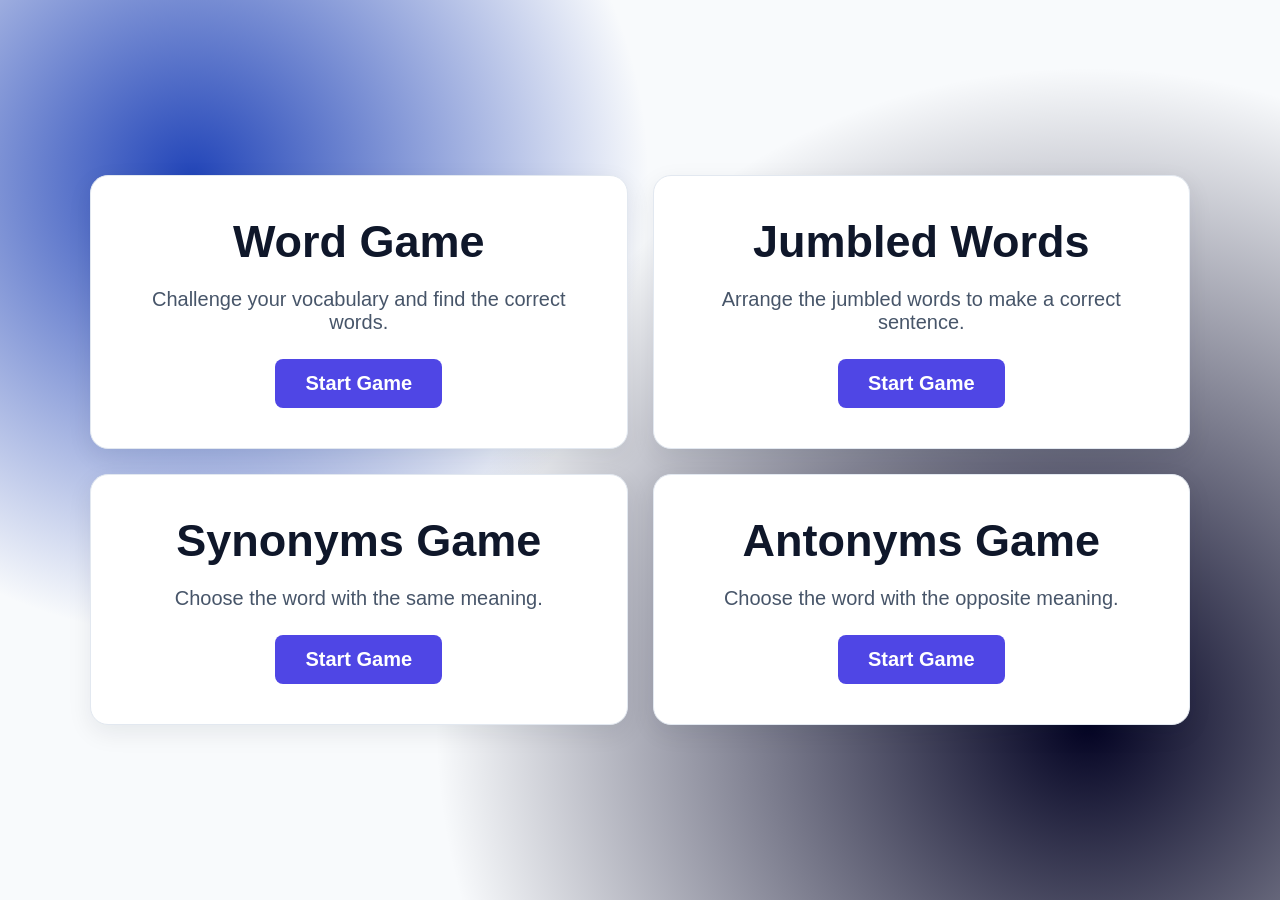
<file: index.html>
<!doctype html>
<html lang="en">
  <head>
    <meta charset="UTF-8" />
    <meta name="viewport" content="width=device-width, initial-scale=1.0" />

    <title>Word Game</title>

    <link rel="stylesheet" href="style.css" />
  </head>

  <body>
    <div class="container">
      <!-- Word Game -->
      <div class="game-card">
        <h1>Word Game</h1>
        <p>Challenge your vocabulary and find the correct words.</p>

        <form action="game.html">
          <button type="submit">Start Game</button>
        </form>
      </div>

      <!-- Jumbled Words -->
      <div class="game-card">
        <h1>Jumbled Words</h1>
        <p>Arrange the jumbled words to make a correct sentence.</p>

        <form action="jumbled.html">
          <button type="submit">Start Game</button>
        </form>
      </div>

      <!-- Synonyms Game -->
      <div class="game-card">
        <h1>Synonyms Game</h1>
        <p>Choose the word with the same meaning.</p>

        <form action="synonyms/synonyms.html">
          <button type="submit">Start Game</button>
        </form>
      </div>

      <!-- Antonyms Game -->
      <div class="game-card">
        <h1>Antonyms Game</h1>
        <p>Choose the word with the opposite meaning.</p>

        <form action="antonyms/antonyms.html">
          <button type="submit">Start Game</button>
        </form>
      </div>
    </div>
  </body>
</html>
</file>
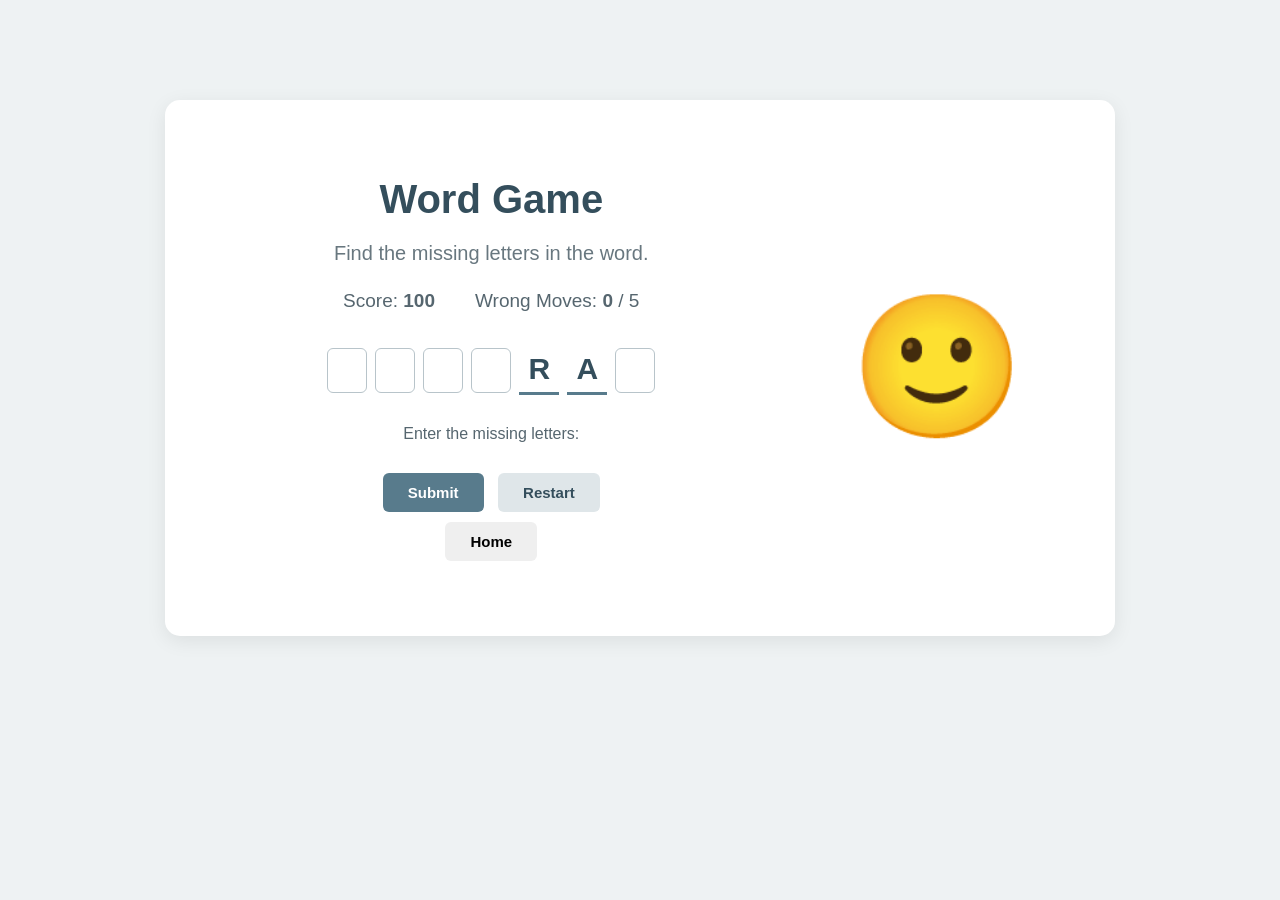
<file: game.html>
<!doctype html>
<html>
  <head>
    <title>Word Game</title>
    <link rel="stylesheet" href="game.css" />
  </head>

  <body>
    <div class="game-container">
      <div class="left-section">
        <h1>Word Game</h1>

        <p class="instruction">Find the missing letters in the word.</p>

        <div class="score-board">
          <span>Score: <b id="score">100</b></span>
          <span>Wrong Moves: <b id="wrongMoves">0</b> / 5</span>
        </div>

        <div id="wordDisplay"></div>

        <p class="missing-text">Enter the missing letters:</p>

        <div id="inputArea"></div>

        <div class="buttons">
          <button id="submitBtn">Submit</button>
          <button id="restartBtn">Restart</button>
        </div>
        <div class="home-button">
          <form action="index.html">
            <button type="submit">Home</button>
          </form>
        </div>

        <p id="message"></p>
      </div>

      <div class="right-section">
        <div id="face">🙂</div>
      </div>
    </div>

    <script src="game.js"></script>
  </body>
</html>
</file>
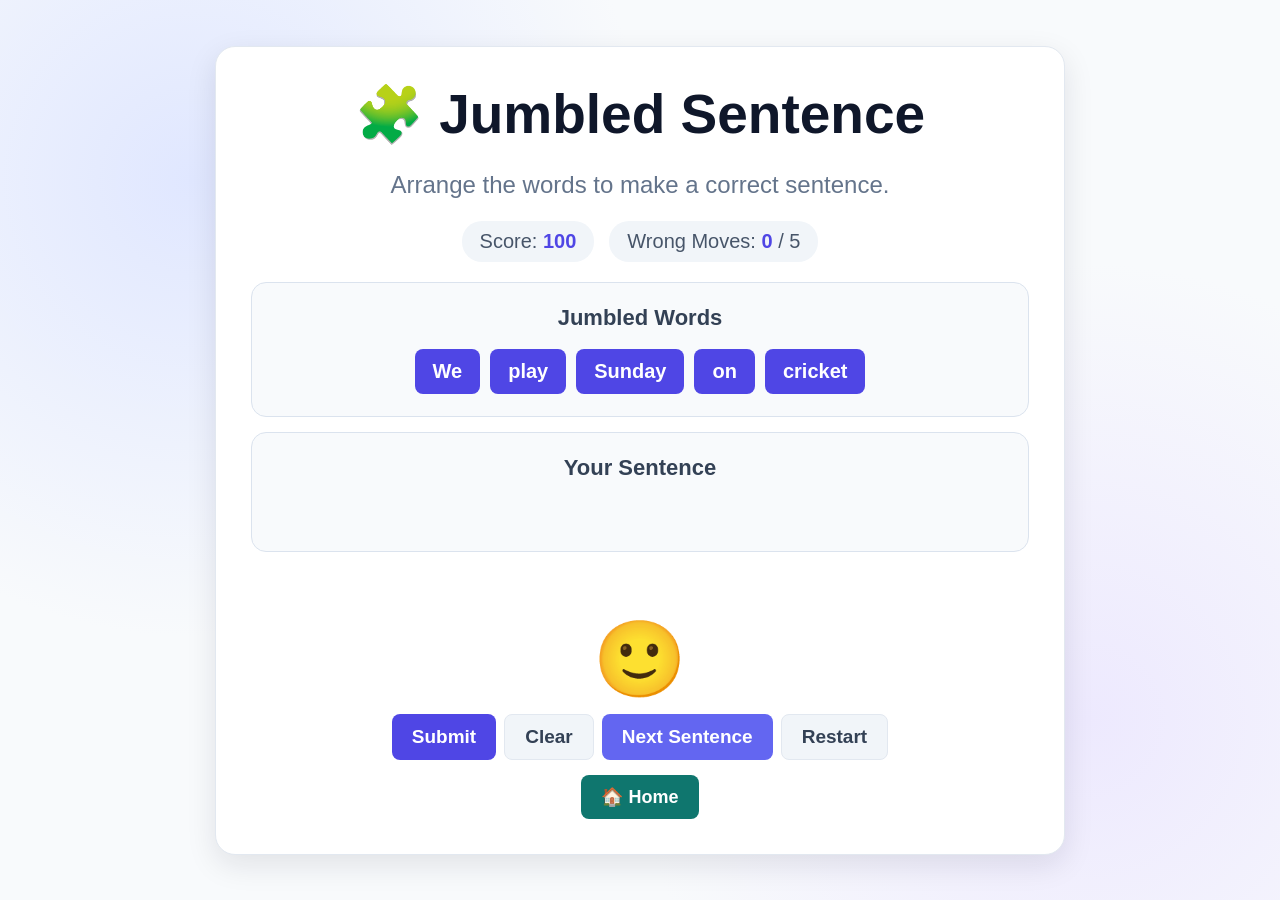
<file: jumbled.html>
<!doctype html>
<html>
  <head>
    <title>Jumbled Sentence</title>
    <link rel="stylesheet" href="jumbled.css" />
  </head>

  <body>
    <div class="game-container">
      <div class="game-header">
        <h1>🧩 Jumbled Sentence</h1>
        <p>Arrange the words to make a correct sentence.</p>
      </div>

      <div class="score-board">
        <span>Score: <b id="score">100</b></span>
        <span>Wrong Moves: <b id="wrongMoves">0</b> / 5</span>
      </div>

      <div class="sentence-box">
        <h3>Jumbled Words</h3>
        <div id="jumbledWords"></div>
      </div>

      <div class="answer-box">
        <h3>Your Sentence</h3>
        <div id="answerArea"></div>
      </div>

      <p id="message"></p>

      <div class="face" id="face">🙂</div>

      <div class="buttons">
        <button id="submitBtn">Submit</button>
        <button id="clearBtn">Clear</button>
        <button id="nextBtn">Next Sentence</button>
        <button id="restartBtn">Restart</button>
      </div>

      <div class="home-button">
        <button onclick="window.location.href = 'index.html'">🏠 Home</button>
      </div>
    </div>

    <script src="jumbled.js"></script>
  </body>
</html>
</file>
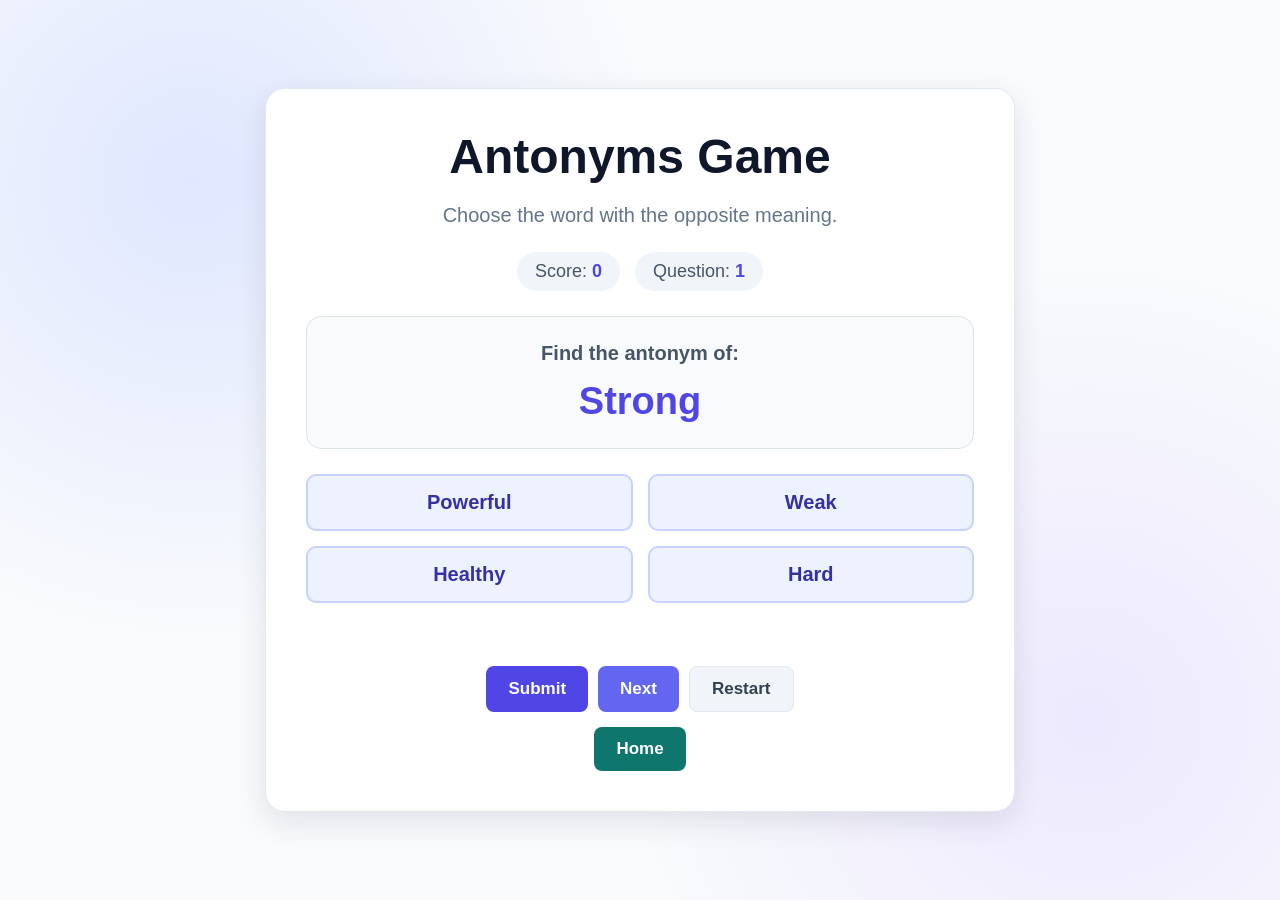
<file: antonyms/antonyms.html>
<!doctype html>
<html lang="en">
  <head>
    <meta charset="UTF-8" />
    <meta name="viewport" content="width=device-width, initial-scale=1.0" />

    <title>Antonyms Game</title>

    <link rel="stylesheet" href="antonyms.css" />
  </head>

  <body>
    <div class="game-container">
      <div class="game-header">
        <h1>Antonyms Game</h1>
        <p>Choose the word with the opposite meaning.</p>
      </div>

      <div class="score-board">
        <span>Score: <b id="score">0</b></span>
        <span>Question: <b id="questionNumber">1</b></span>
      </div>

      <div class="word-box">
        <h3>Find the antonym of:</h3>

        <div id="word">Happy</div>
      </div>

      <div id="options" class="options">
        <!-- Options will appear here -->
      </div>

      <p id="message"></p>

      <div class="buttons">
        <button id="submitBtn">Submit</button>

        <button id="nextBtn">Next</button>

        <button id="restartBtn">Restart</button>
      </div>

      <div class="home-button">
        <button onclick="window.location.href = '../index.html'">Home</button>
      </div>
    </div>

    <script src="antonyms.js"></script>
  </body>
</html>
</file>
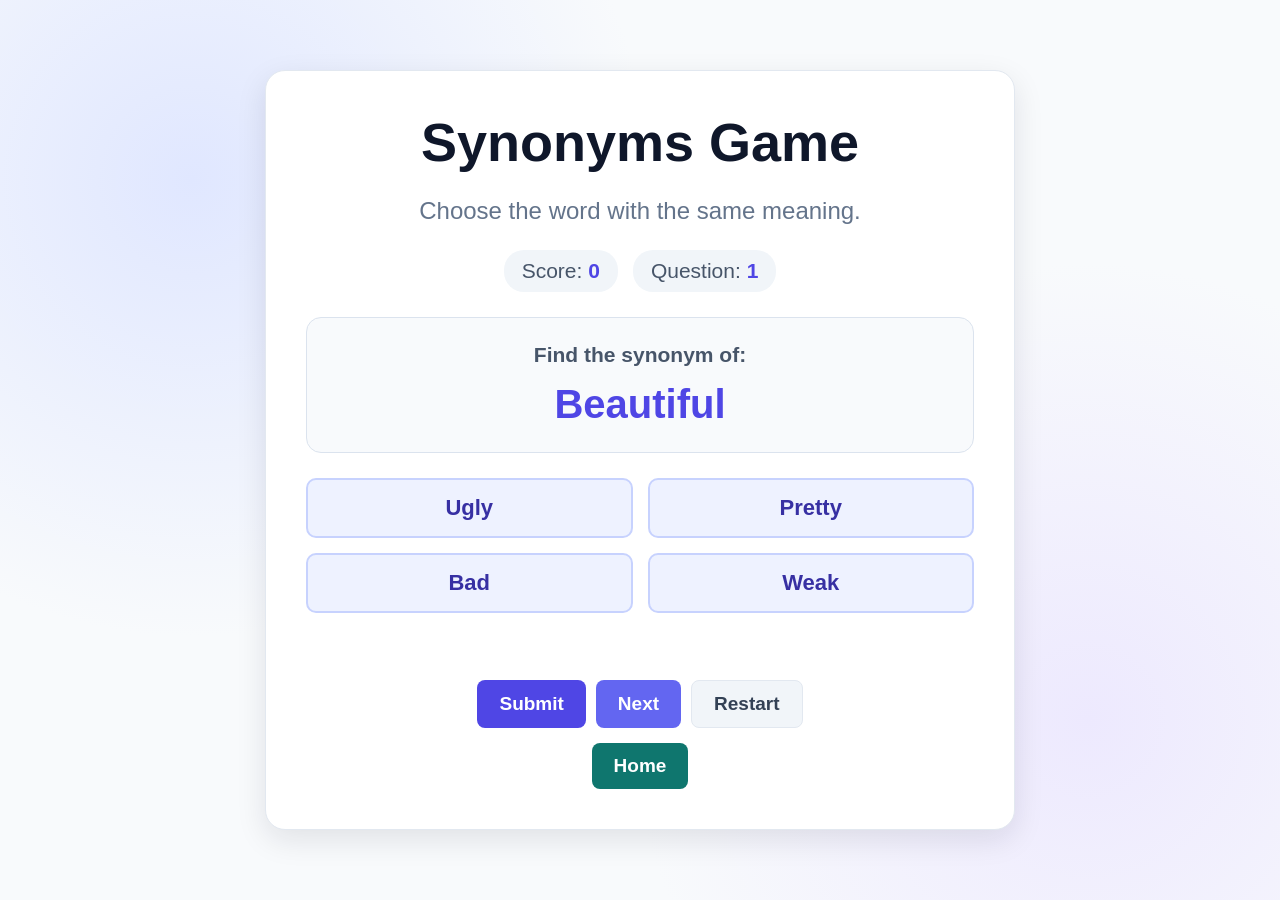
<file: synonyms/synonyms.html>
<!doctype html>
<html lang="en">
  <head>
    <meta charset="UTF-8" />
    <meta name="viewport" content="width=device-width, initial-scale=1.0" />
    <title>Synonyms Game</title>
    <link rel="stylesheet" href="synonyms.css" />
  </head>

  <body>
    <div class="game-container">
      <div class="game-header">
        <h1>Synonyms Game</h1>
        <p>Choose the word with the same meaning.</p>
      </div>

      <div class="score-board">
        <span>Score: <b id="score">0</b></span>
        <span>Question: <b id="questionNumber">1</b></span>
      </div>

      <div class="word-box">
        <h3>Find the synonym of:</h3>
        <div id="word">Happy</div>
      </div>

      <div id="options" class="options">
        <!-- Options will appear here -->
      </div>

      <p id="message"></p>

      <div class="buttons">
        <button id="submitBtn">Submit</button>
        <button id="nextBtn">Next</button>
        <button id="restartBtn">Restart</button>
      </div>

      <div class="home-button">
        <button onclick="window.location.href = '../index.html'">Home</button>
      </div>
    </div>

    <script src="synonyms.js"></script>
  </body>
</html>
</file>
<file: style.css>
* {
  box-sizing: border-box;
}

body {
  margin: 0;
  min-height: 100vh;
  font-family: Arial, sans-serif;
  color: #0f172a;

  background:
    radial-gradient(circle at 15% 20%, #2144b8, transparent 35%),
    radial-gradient(circle at 85% 80%, #020222, transparent 50%), #f8fafc;

  display: flex;
  justify-content: center;
  align-items: center;

  padding: 40px;
}

.container {
  width: 100%;
  max-width: 1100px;

  display: grid;
  grid-template-columns: 1fr 1fr;
  gap: 25px;
}

.game-card {
  padding: 40px 30px;

  text-align: center;

  background: white;

  border: 1px solid #e2e8f0;
  border-radius: 18px;

  box-shadow: 0 8px 25px rgba(15, 23, 42, 0.08);
}

.game-card h1 {
  margin: 0 0 15px;

  font-size: 45px;
}

.game-card p {
  margin-bottom: 25px;

  font-size: 20px;

  color: #475569;
}

button {
  padding: 13px 30px;

  border: none;
  border-radius: 8px;

  background: #4f46e5;
  color: white;

  font-size: 20px;
  font-weight: bold;

  cursor: pointer;
}

button:hover {
  background: #4338ca;
  transform: translateY(-2px);
}

@media (max-width: 700px) {
  .container {
    grid-template-columns: 1fr;
  }

  .game-card h1 {
    font-size: 36px;
  }

  .game-card p {
    font-size: 18px;
  }
}
</file>
<file: game.css>
body {
  margin: 0;
  font-family: Arial, sans-serif;
  background-color: #eef2f3;
  color: #263238;
}

.game-container {
  width: 850px;
  margin: 100px auto;
  padding: 50px;
  background-color: white;
  border-radius: 15px;

  display: flex;
  justify-content: space-between;
  align-items: center;

  box-shadow: 0 5px 20px rgba(0, 0, 0, 0.08);
}

.left-section {
  width: 65%;
  text-align: center;
}

.right-section {
  width: 30%;
  text-align: center;
}

h1 {
  font-size: 40px;
  color: #344e5c;
  margin-bottom: 10px;
}

.instruction {
  font-size: 20px;
  color: #68777f;
  margin-bottom: 25px;
}

.score-board {
  display: flex;
  justify-content: center;
  gap: 40px;
  margin-bottom: 35px;
  color: #56666f;
  font-size: 19px;
}

#wordDisplay {
  display: flex;
  justify-content: center;
  align-items: center;
  gap: 8px;
  margin-bottom: 30px;
  flex-wrap: wrap;
}

.letter {
  width: 40px;
  height: 45px;

  display: flex;
  justify-content: center;
  align-items: center;

  font-size: 30px;
  font-weight: bold;
  color: #344e5c;

  border-bottom: 3px solid #587b8c;
}

.letter-input {
  width: 40px;
  height: 45px;

  box-sizing: border-box;

  text-align: center;
  font-size: 26px;
  font-weight: bold;

  border: 1px solid #b8c4ca;
  border-radius: 6px;

  color: #344e5c;
  outline: none;
}

.letter-input:focus {
  border-color: #587b8c;
}

.missing-text {
  font-size: 16px;
  color: #56666f;
}

#inputArea {
  margin-bottom: 25px;
}

.buttons {
  margin-top: 20px;
}

button {
  padding: 11px 25px;
  margin: 5px;

  font-size: 15px;
  font-weight: bold;

  border: none;
  border-radius: 6px;

  cursor: pointer;
}

#submitBtn {
  background-color: #587b8c;
  color: white;
}

#submitBtn:hover {
  background-color: #466575;
}

#restartBtn {
  background-color: #dfe6e9;
  color: #344e5c;
}

#restartBtn:hover {
  background-color: #cbd5d9;
}

#message {
  margin-top: 20px;
  font-size: 17px;
  font-weight: bold;
}

#face {
  font-size: 140px;
}
</file>
<file: jumbled.css>
* {
  box-sizing: border-box;
}

body {
  margin: 0;
  min-height: 100vh;
  font-family: Arial, sans-serif;
  color: #0f172a;

  background:
    radial-gradient(circle at 15% 20%, #e0e7ff, transparent 35%),
    radial-gradient(circle at 85% 80%, #ede9fe, transparent 35%), #f8fafc;

  display: flex;
  justify-content: center;
  align-items: center;
  padding: 30px;
}

.game-container {
  width: 850px;
  max-width: 95%;
  padding: 35px;

  background: white;
  border: 1px solid #e2e8f0;
  border-radius: 20px;

  box-shadow: 0 10px 30px rgba(15, 23, 42, 0.1);
  text-align: center;
}

.game-header h1 {
  margin: 0 0 8px;
  font-size: 55px;
}

.game-header p {
  margin-bottom: 22px;
  color: #64748b;
  font-size: 24px;
}

.score-board {
  display: flex;
  justify-content: center;
  gap: 15px;
  margin-bottom: 20px;
  font-size: 20px;
}

.score-board span {
  padding: 9px 18px;
  background: #f1f5f9;
  border-radius: 20px;
  color: #475569;
}

.score-board b {
  color: #4f46e5;
}

.sentence-box,
.answer-box {
  margin: 15px 0;
  padding: 22px;
  min-height: 120px;

  background: #f8fafc;
  border: 1px solid #dbe3ee;
  border-radius: 15px;
}

.sentence-box h3,
.answer-box h3 {
  margin: 0 0 18px;
  font-size: 22px;
  color: #334155;
}

#jumbledWords,
#answerArea {
  display: flex;
  justify-content: center;
  align-items: center;
  flex-wrap: wrap;
  gap: 10px;
}

.word-button {
  padding: 11px 18px;
  background: #4f46e5;
  color: white;
  border: none;
  border-radius: 8px;
  font-size: 20px;
  font-weight: bold;
  cursor: pointer;
}

.word-button:hover {
  background: #4338ca;
}

.answer-word {
  padding: 11px 18px;
  background: #eef2ff;
  color: #3730a3;
  border: 1px solid #c7d2fe;
  border-radius: 8px;
  font-size: 20px;
  font-weight: bold;
}

#message {
  min-height: 24px;
  font-size: 20px;
  color: #4f46e5;
  font-weight: bold;
}

.face {
  font-size: 75px;
  margin: 10px;
}

.buttons {
  display: flex;
  justify-content: center;
  gap: 8px;
  flex-wrap: wrap;
}

button {
  padding: 11px 20px;
  border: none;
  border-radius: 8px;
  font-size: 19px;
  font-weight: bold;
  cursor: pointer;
}

#submitBtn {
  background: #4f46e5;
  color: white;
}

#clearBtn,
#restartBtn {
  background: #f1f5f9;
  color: #334155;
  border: 1px solid #e2e8f0;
}

#nextBtn {
  background: #6366f1;
  color: white;
}

.home-button {
  margin-top: 15px;
}

.home-button button {
  background: #0f766e;
  color: white;
  font-size: 18px;
}

@media (max-width: 600px) {
  .game-container {
    padding: 25px 15px;
  }

  .game-header h1 {
    font-size: 39px;
  }

  .score-board {
    flex-direction: column;
    align-items: center;
  }

  .buttons {
    flex-direction: column;
  }

  .buttons button {
    width: 100%;
  }
}
</file>
<file: antonyms/antonyms.css>
* {
  box-sizing: border-box;
}

body {
  margin: 0;
  min-height: 100vh;

  font-family: Arial, sans-serif;

  color: #0f172a;

  background:
    radial-gradient(circle at 15% 20%, #e0e7ff, transparent 35%),
    radial-gradient(circle at 85% 80%, #ede9fe, transparent 35%), #f8fafc;

  display: flex;
  justify-content: center;
  align-items: center;

  padding: 30px;
}

.game-container {
  width: 750px;
  max-width: 95%;

  padding: 40px;

  background: white;

  border: 1px solid #e2e8f0;
  border-radius: 20px;

  box-shadow: 0 10px 30px rgba(15, 23, 42, 0.1);

  text-align: center;
}

.game-header h1 {
  margin: 0 0 8px;

  font-size: 48px;
}

.game-header p {
  margin-bottom: 25px;

  color: #64748b;

  font-size: 20px;
}

.score-board {
  display: flex;

  justify-content: center;

  gap: 15px;

  margin-bottom: 25px;

  font-size: 18px;
}

.score-board span {
  padding: 9px 18px;

  background: #f1f5f9;

  border-radius: 20px;

  color: #475569;
}

.score-board b {
  color: #4f46e5;
}

.word-box {
  padding: 25px;

  margin-bottom: 25px;

  background: #f8fafc;

  border: 1px solid #dbe3ee;

  border-radius: 15px;
}

.word-box h3 {
  margin: 0 0 15px;

  color: #475569;

  font-size: 20px;
}

#word {
  font-size: 38px;

  font-weight: bold;

  color: #4f46e5;
}

.options {
  display: grid;

  grid-template-columns: 1fr 1fr;

  gap: 15px;

  margin-bottom: 20px;
}

.option {
  padding: 15px;

  background: #eef2ff;

  color: #3730a3;

  border: 2px solid #c7d2fe;

  border-radius: 10px;

  font-size: 20px;

  font-weight: bold;

  cursor: pointer;
}

.option:hover {
  background: #e0e7ff;
}

.option.selected {
  background: #4f46e5;

  color: white;

  border-color: #4f46e5;
}

.option.correct {
  background: #16a34a;

  color: white;

  border-color: #16a34a;
}

.option.wrong {
  background: #dc2626;

  color: white;

  border-color: #dc2626;
}

#message {
  min-height: 25px;

  font-size: 18px;

  font-weight: bold;
}

.buttons {
  display: flex;

  justify-content: center;

  gap: 10px;

  flex-wrap: wrap;
}

button {
  padding: 12px 22px;

  border: none;

  border-radius: 8px;

  font-size: 17px;

  font-weight: bold;

  cursor: pointer;
}

#submitBtn {
  background: #4f46e5;

  color: white;
}

#nextBtn {
  background: #6366f1;

  color: white;
}

#restartBtn {
  background: #f1f5f9;

  color: #334155;

  border: 1px solid #e2e8f0;
}

.home-button {
  margin-top: 15px;
}

.home-button button {
  background: #0f766e;

  color: white;
}

button:hover {
  transform: translateY(-2px);
}

@media (max-width: 600px) {
  .game-container {
    padding: 25px 15px;
  }

  .game-header h1 {
    font-size: 36px;
  }

  .options {
    grid-template-columns: 1fr;
  }

  .score-board {
    flex-direction: column;

    align-items: center;
  }

  .buttons {
    flex-direction: column;
  }

  .buttons button {
    width: 100%;
  }
}
</file>
<file: synonyms/synonyms.css>
* {
  box-sizing: border-box;
}

body {
  margin: 0;
  min-height: 100vh;
  font-family: Arial, sans-serif;
  color: #0f172a;

  background:
    radial-gradient(circle at 15% 20%, #e0e7ff, transparent 35%),
    radial-gradient(circle at 85% 80%, #ede9fe, transparent 35%), #f8fafc;

  display: flex;
  justify-content: center;
  align-items: center;
  padding: 30px;
}

.game-container {
  width: 750px;
  max-width: 95%;
  padding: 40px;

  background: white;
  border: 1px solid #e2e8f0;
  border-radius: 20px;

  box-shadow: 0 10px 30px rgba(15, 23, 42, 0.1);

  text-align: center;
}

.game-header h1 {
  margin: 0 0 8px;
  font-size: 54px;
}

.game-header p {
  margin-bottom: 25px;
  color: #64748b;
  font-size: 24px;
}

.score-board {
  display: flex;
  justify-content: center;
  gap: 15px;
  margin-bottom: 25px;
  font-size: 21px;
}

.score-board span {
  padding: 9px 18px;
  background: #f1f5f9;
  border-radius: 20px;
  color: #475569;
}

.score-board b {
  color: #4f46e5;
}

.word-box {
  padding: 25px;
  margin-bottom: 25px;

  background: #f8fafc;
  border: 1px solid #dbe3ee;
  border-radius: 15px;
}

.word-box h3 {
  margin: 0 0 15px;
  color: #475569;
  font-size: 21px;
}

#word {
  font-size: 40px;
  font-weight: bold;
  color: #4f46e5;
}

.options {
  display: grid;
  grid-template-columns: 1fr 1fr;
  gap: 15px;
  margin-bottom: 20px;
}

.option {
  padding: 15px;

  background: #eef2ff;
  color: #3730a3;

  border: 2px solid #c7d2fe;
  border-radius: 10px;

  font-size: 22px;
  font-weight: bold;

  cursor: pointer;
}

.option:hover {
  background: #e0e7ff;
}

.option.selected {
  background: #4f46e5;
  color: white;
  border-color: #4f46e5;
}

.option.correct {
  background: #16a34a;
  color: white;
  border-color: #16a34a;
}

.option.wrong {
  background: #dc2626;
  color: white;
  border-color: #dc2626;
}

#message {
  min-height: 25px;
  font-size: 21px;
  font-weight: bold;
}

.buttons {
  display: flex;
  justify-content: center;
  gap: 10px;
  flex-wrap: wrap;
}

button {
  padding: 12px 22px;
  border: none;
  border-radius: 8px;

  font-size: 19px;
  font-weight: bold;

  cursor: pointer;
}

#submitBtn {
  background: #4f46e5;
  color: white;
}

#nextBtn {
  background: #6366f1;
  color: white;
}

#restartBtn {
  background: #f1f5f9;
  color: #334155;
  border: 1px solid #e2e8f0;
}

.home-button {
  margin-top: 15px;
}

.home-button button {
  background: #0f766e;
  color: white;
}

button:hover {
  transform: translateY(-2px);
}

@media (max-width: 600px) {
  .game-container {
    padding: 25px 15px;
  }

  .game-header h1 {
    font-size: 36px;
  }

  .options {
    grid-template-columns: 1fr;
  }

  .score-board {
    flex-direction: column;
    align-items: center;
  }

  .buttons {
    flex-direction: column;
  }

  .buttons button {
    width: 100%;
  }
}
</file>
